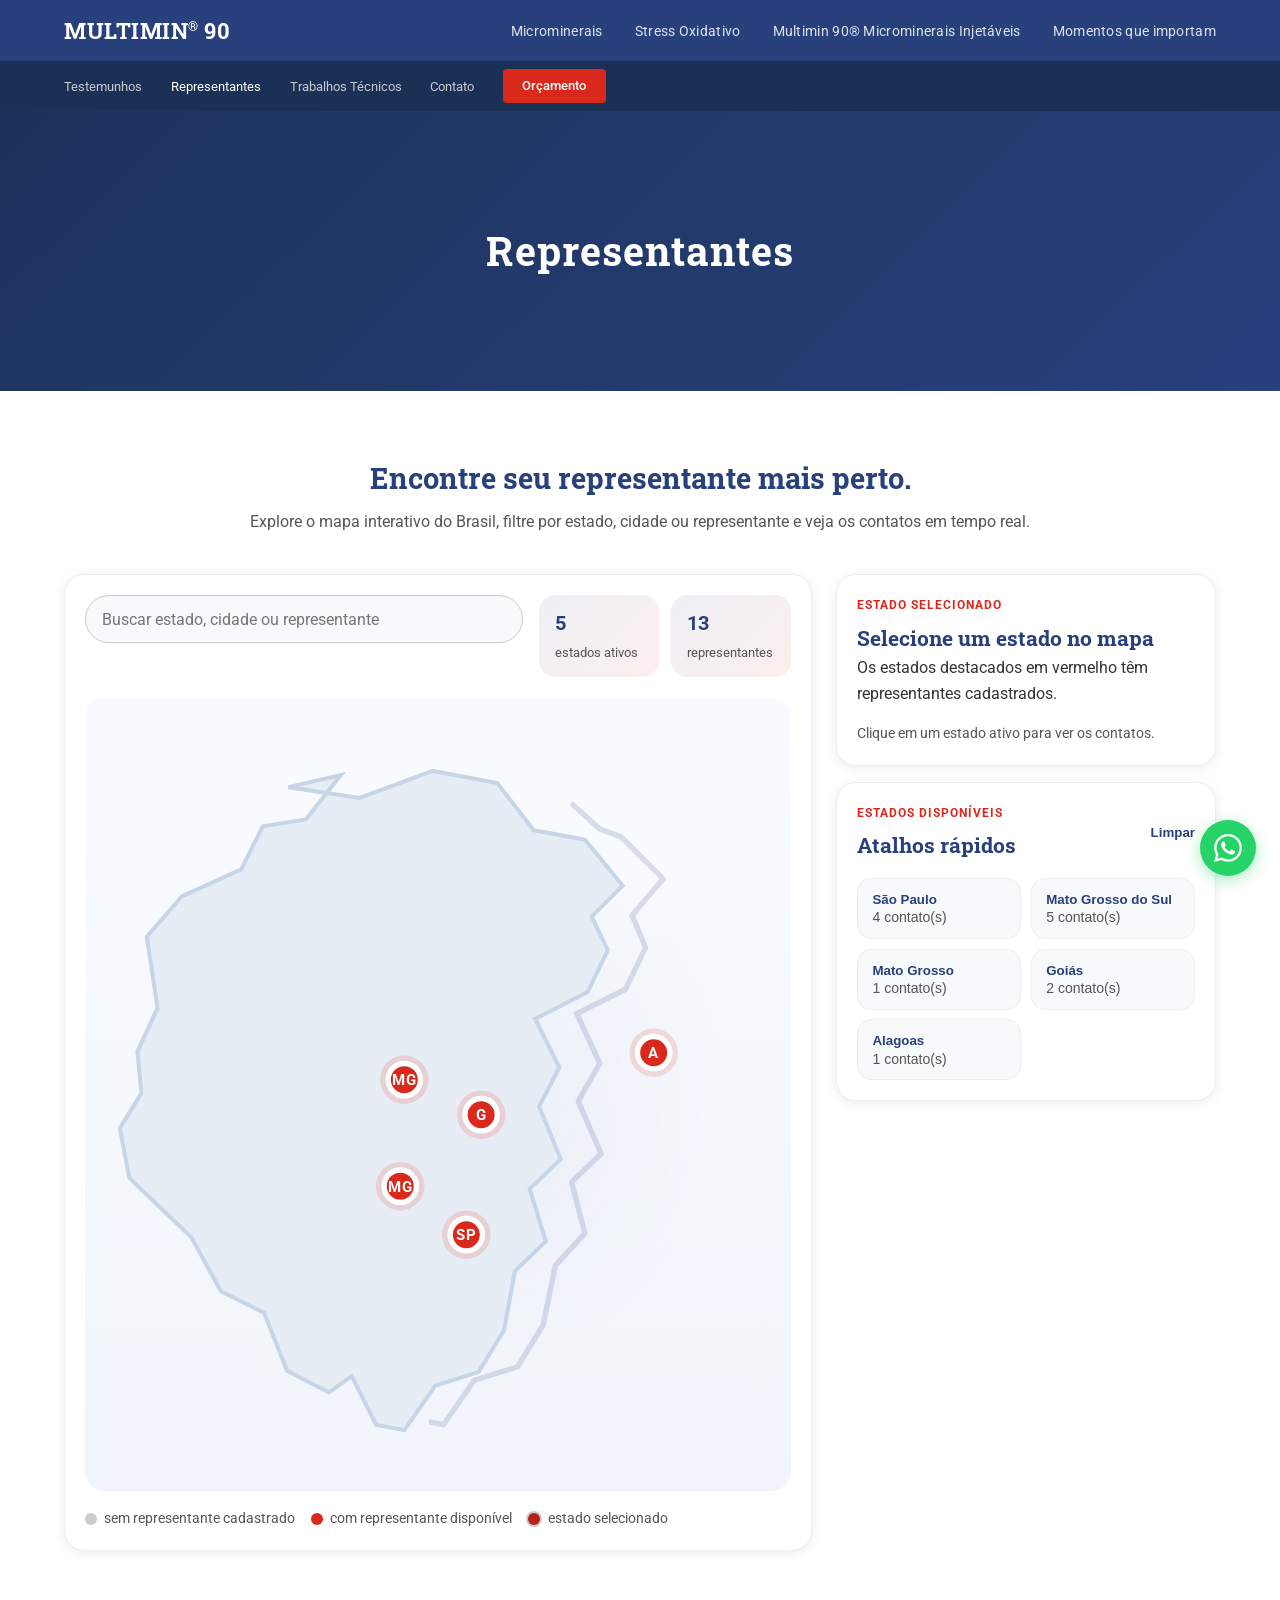
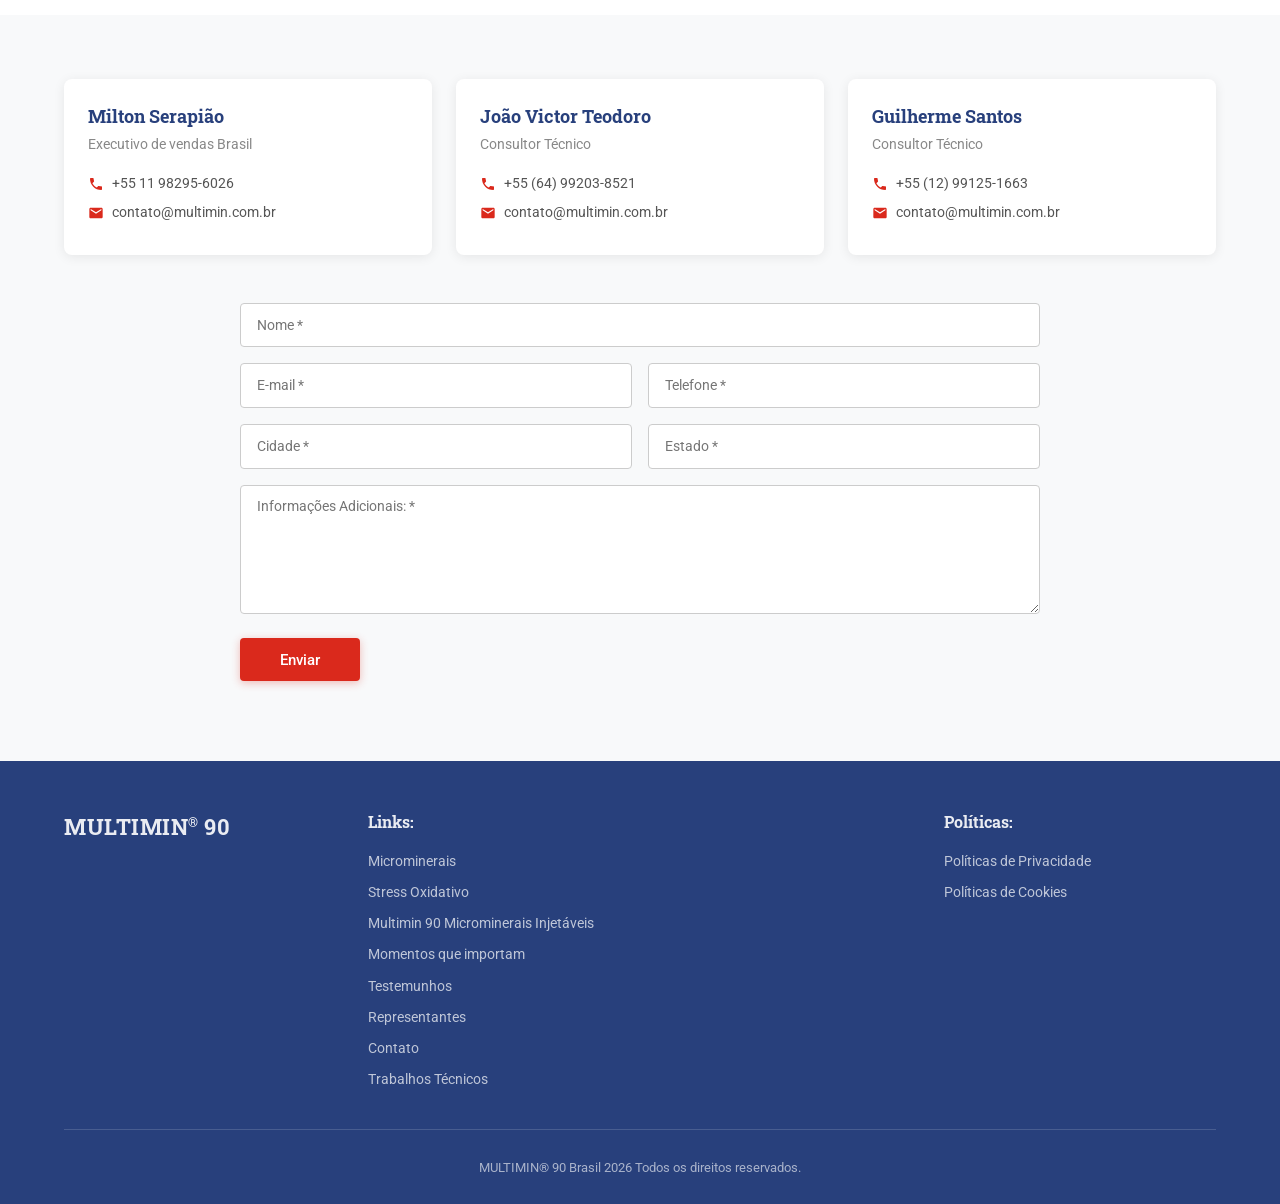
<file: multimin-project/index.html>
<!DOCTYPE html>
<html lang="pt-br">
<head>
    <meta charset="UTF-8">
    <meta name="viewport" content="width=device-width, initial-scale=1.0">
    <meta name="theme-color" content="#28407C">
    <title>Representantes - MULTIMIN® 90</title>
    <meta name="description" content="Encontre o representante MULTIMIN® 90 mais próximo da sua região. Clique no mapa interativo do Brasil para ver informações de contato.">
    
    <!-- Google Fonts - mesmas fontes do original -->
    <link rel="preconnect" href="https://fonts.googleapis.com">
    <link rel="preconnect" href="https://fonts.gstatic.com" crossorigin>
    <link href="https://fonts.googleapis.com/css2?family=Roboto:wght@300;400;500;700&family=Roboto+Slab:wght@400;700&display=swap" rel="stylesheet">
    
    <!-- Favicon placeholder - substituir pelo real -->
    <!-- <link rel="shortcut icon" href="assets/images/favicon.png" type="image/x-icon"> -->
    
    <!-- Estilos -->
    <link rel="stylesheet" href="css/styles.css">
</head>
<body>

    <!-- ═══════════════════════════════════════════════════════════ -->
    <!-- BOTÃO FLUTUANTE WHATSAPP                                   -->
    <!-- ═══════════════════════════════════════════════════════════ -->
    <a href="https://wa.me/5511975177592?text=Ol%C3%A1,%20gostaria%20de%20fazer%20um%20or%C3%A7amento%20do%20produto%20Multimin%2090%C2%AE." 
       target="_blank" 
       rel="noopener noreferrer"
       id="btn-whatsapp" 
       aria-label="Contato via WhatsApp">
        <!-- Ícone SVG inline do WhatsApp - não depende de biblioteca externa -->
        <svg viewBox="0 0 24 24" fill="currentColor" width="28" height="28">
            <path d="M17.472 14.382c-.297-.149-1.758-.867-2.03-.967-.273-.099-.471-.148-.67.15-.197.297-.767.966-.94 1.164-.173.199-.347.223-.644.075-.297-.15-1.255-.463-2.39-1.475-.883-.788-1.48-1.761-1.653-2.059-.173-.297-.018-.458.13-.606.134-.133.298-.347.446-.52.149-.174.198-.298.298-.497.099-.198.05-.371-.025-.52-.075-.149-.669-1.612-.916-2.207-.242-.579-.487-.5-.669-.51-.173-.008-.371-.01-.57-.01-.198 0-.52.074-.792.372-.272.297-1.04 1.016-1.04 2.479 0 1.462 1.065 2.875 1.213 3.074.149.198 2.096 3.2 5.077 4.487.709.306 1.262.489 1.694.625.712.227 1.36.195 1.871.118.571-.085 1.758-.719 2.006-1.413.248-.694.248-1.289.173-1.413-.074-.124-.272-.198-.57-.347m-5.421 7.403h-.004a9.87 9.87 0 01-5.031-1.378l-.361-.214-3.741.982.998-3.648-.235-.374a9.86 9.86 0 01-1.51-5.26c.001-5.45 4.436-9.884 9.888-9.884 2.64 0 5.122 1.03 6.988 2.898a9.825 9.825 0 012.893 6.994c-.003 5.45-4.437 9.884-9.885 9.884m8.413-18.297A11.815 11.815 0 0012.05 0C5.495 0 .16 5.335.157 11.892c0 2.096.547 4.142 1.588 5.945L.057 24l6.305-1.654a11.882 11.882 0 005.683 1.448h.005c6.554 0 11.89-5.335 11.893-11.893a11.821 11.821 0 00-3.48-8.413z"/>
        </svg>
    </a>

    <!-- ═══════════════════════════════════════════════════════════ -->
    <!-- MENU MOBILE (Nav Drawer)                                   -->
    <!-- ═══════════════════════════════════════════════════════════ -->
    <button type="button" class="mobile-menu-toggle" id="menuToggle" aria-label="Abrir menu" aria-controls="navMobile" aria-expanded="false">
        <span></span>
        <span></span>
        <span></span>
    </button>

    <nav class="nav-mobile" id="navMobile">
        <button type="button" class="nav-mobile__close" id="navClose" aria-label="Fechar menu">
            <svg viewBox="0 0 24 24" fill="currentColor" width="24" height="24">
                <path d="M19 6.41L17.59 5 12 10.59 6.41 5 5 6.41 10.59 12 5 17.59 6.41 19 12 13.41 17.59 19 19 17.59 13.41 12z"/>
            </svg>
        </button>
        <ul>
            <li><a href="#">Microminerais</a></li>
            <li><a href="#">Stress Oxidativo</a></li>
            <li><a href="#">Multimin 90® Microminerais Injetáveis</a></li>
            <li><a href="#">Momentos que importam</a></li>
            <li><a href="#">Testemunhos</a></li>
            <li><a href="#" class="active">Representantes</a></li>
            <li><a href="#">Trabalhos Técnicos</a></li>
            <li><a href="#">Contato</a></li>
            <li><a href="#" class="btn-orcamento">Orçamento</a></li>
        </ul>
    </nav>
    <div class="nav-overlay" id="navOverlay"></div>

    <!-- ═══════════════════════════════════════════════════════════ -->
    <!-- HEADER - Duas linhas de navegação                          -->
    <!-- ═══════════════════════════════════════════════════════════ -->
    <header class="header" id="header">
        <!-- Linha 1: Logo + Menu principal -->
        <div class="header__top">
            <div class="container">
                <div class="header__top-inner">
                    <div class="header__logo">
                        <a href="/" title="Home">
                            <!-- PLACEHOLDER: Substituir pelo logo real (arquivo oficial da equipe de marketing em assets/images/logo-01.svg) -->
                            <!-- <img src="assets/images/logo-01.svg" alt="MULTIMIN® 90" class="header__logo-img"> -->
                            <div class="logo-placeholder">MULTIMIN<sup>®</sup> 90</div>
                        </a>
                    </div>
                    <nav class="header__nav-primary">
                        <ul>
                            <li><a href="#">Microminerais</a></li>
                            <li><a href="#">Stress Oxidativo</a></li>
                            <li><a href="#">Multimin 90® Microminerais Injetáveis</a></li>
                            <li><a href="#">Momentos que importam</a></li>
                        </ul>
                    </nav>
                </div>
            </div>
        </div>
        <!-- Linha 2: Menu secundário -->
        <div class="header__bottom">
            <div class="container">
                <nav class="header__nav-secondary">
                    <ul>
                        <li><a href="#">Testemunhos</a></li>
                        <li><a href="#" class="active">Representantes</a></li>
                        <li><a href="#">Trabalhos Técnicos</a></li>
                        <li><a href="#">Contato</a></li>
                        <li><a href="#" class="btn-orcamento">Orçamento</a></li>
                    </ul>
                </nav>
            </div>
        </div>
    </header>

    <!-- ═══════════════════════════════════════════════════════════ -->
    <!-- BANNER PARALLAX                                            -->
    <!-- ═══════════════════════════════════════════════════════════ -->
    <section class="banner-parallax" id="banner">
        <!-- PLACEHOLDER: A imagem de fundo será aplicada via CSS (arquivo da campanha em assets/images/bg-representantes.jpg) -->
        <!-- background-image: url('assets/images/bg-representantes.jpg') -->
        <div class="banner-parallax__overlay"></div>
        <div class="banner-parallax__content">
            <h1>Representantes</h1>
        </div>
    </section>

    <!-- ═══════════════════════════════════════════════════════════ -->
    <!-- SEÇÃO PRINCIPAL - MAPA INTERATIVO                          -->
    <!-- ═══════════════════════════════════════════════════════════ -->
    <section class="section-map" id="mapa">
        <div class="container">
            <div class="section-map__header">
                <h2>Encontre seu representante mais perto.</h2>
                <p>Explore o mapa interativo do Brasil, filtre por estado, cidade ou representante e veja os contatos em tempo real.</p>
            </div>
            <div class="section-map__wrapper">
                <div class="map-dashboard">
                    <div class="map-panel">
                        <div class="map-controls">
                            <div class="map-search">
                                <label class="sr-only" for="mapSearch">Buscar estado, cidade ou representante</label>
                                <input type="search" id="mapSearch" placeholder="Buscar estado, cidade ou representante">
                            </div>
                            <div class="map-stats" aria-label="Resumo do mapa">
                                <div class="map-stat">
                                    <strong id="activeStatesCount">0</strong>
                                    <span>estados ativos</span>
                                </div>
                                <div class="map-stat">
                                    <strong id="activeRepsCount">0</strong>
                                    <span>representantes</span>
                                </div>
                            </div>
                        </div>

                        <div class="map-container" id="mapContainer">
                            <!-- Silhueta do Brasil + pontos interativos posicionados via JavaScript -->
                            <svg id="brazilMap" viewBox="0 0 500 560" xmlns="http://www.w3.org/2000/svg" aria-labelledby="mapTitle mapDescription" role="img" preserveAspectRatio="xMidYMid meet">
                                <title id="mapTitle">Mapa interativo do Brasil</title>
                                <desc id="mapDescription">Selecione um estado destacado para ver a lista de representantes e contatos.</desc>
                                <path class="brazil-shape" d="M139 55l53 8 54-20 48 9 27 35 38 7 28 34-23 23 12 25-15 31-39 20 18 36-15 29 16 39-23 22 12 39-23 22-8 44-19 31-32 10-23 33-21-4-18-36-17 12-31-16-17-43-32-16-22-40-46-44-7-37 16-26-3-31 15-32-8-53 26-30 44-20 16-32 32-5 26-33z"/>
                                <path class="brazil-coastline" d="M350 68l20 18 16 6 31 31-23 27 10 24-15 31-36 18 17 37-16 28 17 39-22 21 10 38-22 24-9 44-19 31-32 10-23 33-9-2" />
                                <g id="mapHotspots"></g>
                            </svg>
                        </div>

                        <div class="map-legend" aria-label="Legenda do mapa">
                            <span><i class="legend-dot legend-dot--inactive"></i> sem representante cadastrado</span>
                            <span><i class="legend-dot legend-dot--active"></i> com representante disponível</span>
                            <span><i class="legend-dot legend-dot--selected"></i> estado selecionado</span>
                        </div>
                    </div>

                    <aside class="map-sidebar">
                        <div class="map-card map-card--selection" id="selectionCard">
                            <p class="map-card__eyebrow">Estado selecionado</p>
                            <h3 id="selectedStateName">Selecione um estado no mapa</h3>
                            <p id="selectedStateSummary">Os estados destacados em vermelho têm representantes cadastrados.</p>
                            <div class="map-tooltip__body" id="tooltipBody">
                                <p class="map-empty">Clique em um estado ativo para ver os contatos.</p>
                            </div>
                        </div>

                        <div class="map-card">
                            <div class="map-card__header">
                                <div>
                                    <p class="map-card__eyebrow">Estados disponíveis</p>
                                    <h3>Atalhos rápidos</h3>
                                </div>
                                <button type="button" class="map-clear" id="clearSelection">Limpar</button>
                            </div>
                            <div class="map-state-list" id="mapStateList" aria-live="polite"></div>
                        </div>
                    </aside>
                </div>
            </div>
        </div>
    </section>

    <!-- ═══════════════════════════════════════════════════════════ -->
    <!-- SEÇÃO DE CONTATO - Cards + Formulário                      -->
    <!-- ═══════════════════════════════════════════════════════════ -->
    <section class="section-contact" id="contato">
        <div class="container">
            <!-- Cards dos executivos -->
            <div class="contact-cards">
                <div class="contact-card">
                    <h3>Milton Serapião</h3>
                    <h4>Executivo de vendas Brasil</h4>
                    <p class="contact-card__phone">
                        <svg viewBox="0 0 24 24" fill="currentColor" width="16" height="16"><path d="M6.62 10.79c1.44 2.83 3.76 5.14 6.59 6.59l2.2-2.2c.27-.27.67-.36 1.02-.24 1.12.37 2.33.57 3.57.57.55 0 1 .45 1 1V20c0 .55-.45 1-1 1-9.39 0-17-7.61-17-17 0-.55.45-1 1-1h3.5c.55 0 1 .45 1 1 0 1.25.2 2.45.57 3.57.11.35.03.74-.25 1.02l-2.2 2.2z"/></svg>
                        <a href="tel:+5511982956026">+55 11 98295-6026</a>
                    </p>
                    <p class="contact-card__email">
                        <svg viewBox="0 0 24 24" fill="currentColor" width="16" height="16"><path d="M20 4H4c-1.1 0-1.99.9-1.99 2L2 18c0 1.1.9 2 2 2h16c1.1 0 2-.9 2-2V6c0-1.1-.9-2-2-2zm0 4l-8 5-8-5V6l8 5 8-5v2z"/></svg>
                        <a href="mailto:contato@multimin.com.br">contato@multimin.com.br</a>
                    </p>
                </div>
                <div class="contact-card">
                    <h3>João Victor Teodoro</h3>
                    <h4>Consultor Técnico</h4>
                    <p class="contact-card__phone">
                        <svg viewBox="0 0 24 24" fill="currentColor" width="16" height="16"><path d="M6.62 10.79c1.44 2.83 3.76 5.14 6.59 6.59l2.2-2.2c.27-.27.67-.36 1.02-.24 1.12.37 2.33.57 3.57.57.55 0 1 .45 1 1V20c0 .55-.45 1-1 1-9.39 0-17-7.61-17-17 0-.55.45-1 1-1h3.5c.55 0 1 .45 1 1 0 1.25.2 2.45.57 3.57.11.35.03.74-.25 1.02l-2.2 2.2z"/></svg>
                        <a href="tel:+5564992038521">+55 (64) 99203-8521</a>
                    </p>
                    <p class="contact-card__email">
                        <svg viewBox="0 0 24 24" fill="currentColor" width="16" height="16"><path d="M20 4H4c-1.1 0-1.99.9-1.99 2L2 18c0 1.1.9 2 2 2h16c1.1 0 2-.9 2-2V6c0-1.1-.9-2-2-2zm0 4l-8 5-8-5V6l8 5 8-5v2z"/></svg>
                        <a href="mailto:contato@multimin.com.br">contato@multimin.com.br</a>
                    </p>
                </div>
                <div class="contact-card">
                    <h3>Guilherme Santos</h3>
                    <h4>Consultor Técnico</h4>
                    <p class="contact-card__phone">
                        <svg viewBox="0 0 24 24" fill="currentColor" width="16" height="16"><path d="M6.62 10.79c1.44 2.83 3.76 5.14 6.59 6.59l2.2-2.2c.27-.27.67-.36 1.02-.24 1.12.37 2.33.57 3.57.57.55 0 1 .45 1 1V20c0 .55-.45 1-1 1-9.39 0-17-7.61-17-17 0-.55.45-1 1-1h3.5c.55 0 1 .45 1 1 0 1.25.2 2.45.57 3.57.11.35.03.74-.25 1.02l-2.2 2.2z"/></svg>
                        <a href="tel:+5512991251663">+55 (12) 99125-1663</a>
                    </p>
                    <p class="contact-card__email">
                        <svg viewBox="0 0 24 24" fill="currentColor" width="16" height="16"><path d="M20 4H4c-1.1 0-1.99.9-1.99 2L2 18c0 1.1.9 2 2 2h16c1.1 0 2-.9 2-2V6c0-1.1-.9-2-2-2zm0 4l-8 5-8-5V6l8 5 8-5v2z"/></svg>
                        <a href="mailto:contato@multimin.com.br">contato@multimin.com.br</a>
                    </p>
                </div>
            </div>

            <!-- Formulário de contato -->
            <form class="contact-form" id="contactForm" novalidate>
                <div class="form-row form-row--full">
                    <input type="text" name="nome" placeholder="Nome *" required>
                </div>
                <div class="form-row form-row--half">
                    <input type="email" name="email" placeholder="E-mail *" required>
                    <input type="tel" name="telefone" placeholder="Telefone *" required id="inputTelefone">
                </div>
                <div class="form-row form-row--half">
                    <input type="text" name="cidade" placeholder="Cidade *" required>
                    <input type="text" name="estado" placeholder="Estado *" required>
                </div>
                <div class="form-row form-row--full">
                    <textarea name="mensagem" rows="6" placeholder="Informações Adicionais: *"></textarea>
                </div>
                <div class="form-row form-row--submit">
                    <button type="submit" class="btn-submit" id="btnSubmit">Enviar</button>
                </div>
            </form>
        </div>
    </section>

    <!-- ═══════════════════════════════════════════════════════════ -->
    <!-- FOOTER                                                     -->
    <!-- ═══════════════════════════════════════════════════════════ -->
    <footer class="footer" id="footer">
        <div class="container">
            <div class="footer__grid">
                <div class="footer__logo">
                    <!-- PLACEHOLDER: Substituir pelo logo real (usar o mesmo arquivo oficial do header em assets/images/logo-01.svg) -->
                    <!-- <img src="assets/images/logo.svg" alt="MULTIMIN® 90"> -->
                    <div class="logo-placeholder logo-placeholder--light">MULTIMIN<sup>®</sup> 90</div>
                </div>
                <div class="footer__links">
                    <h3>Links:</h3>
                    <ul>
                        <li><a href="#">Microminerais</a></li>
                        <li><a href="#">Stress Oxidativo</a></li>
                        <li><a href="#">Multimin 90 Microminerais Injetáveis</a></li>
                        <li><a href="#">Momentos que importam</a></li>
                        <li><a href="#">Testemunhos</a></li>
                        <li><a href="#">Representantes</a></li>
                        <li><a href="#">Contato</a></li>
                        <li><a href="#">Trabalhos Técnicos</a></li>
                    </ul>
                </div>
                <div class="footer__policies">
                    <h3>Políticas:</h3>
                    <ul>
                        <li><a href="#">Políticas de Privacidade</a></li>
                        <li><a href="#">Políticas de Cookies</a></li>
                    </ul>
                </div>
            </div>
            <div class="footer__bottom">
                <p><small>MULTIMIN® 90 Brasil 2026 Todos os direitos reservados.</small></p>
            </div>
        </div>
    </footer>

    <!-- JavaScript -->
    <script src="js/main.js"></script>
</body>
</html>
</file>
<file: multimin-project/css/styles.css>
/* ═══════════════════════════════════════════════════════════════════════
   MULTIMIN® 90 — Página de Representantes
   Reconstrução moderna | Março 2026
   ═══════════════════════════════════════════════════════════════════════ */

/* ── CSS Variables (Design Tokens) ─────────────────────────────────── */
:root {
    /* Cores da marca */
    --color-primary: #28407C;         /* Azul escuro - header, marca */
    --color-primary-dark: #1B3055;    /* Azul mais escuro - hovers */
    --color-accent: #DA291C;          /* Vermelho - mapa, CTAs */
    --color-accent-hover: #B82218;    /* Vermelho escuro - hover */
    --color-whatsapp: #25D366;        /* Verde WhatsApp */
    
    /* Neutros */
    --color-white: #FFFFFF;
    --color-bg: #F8F9FA;
    --color-gray-100: #F5F5F5;
    --color-gray-200: #EEEEEE;
    --color-gray-300: #CCCCCC;
    --color-gray-500: #888888;
    --color-gray-700: #555555;
    --color-gray-900: #333333;
    --color-black: #000000;
    
    /* Tipografia */
    --font-primary: 'Roboto', sans-serif;
    --font-heading: 'Roboto Slab', serif;
    
    /* Espaçamentos */
    --container-max: 1200px;
    --container-padding: 1.5rem;
    --section-padding: 4rem 0;
    
    /* Transições */
    --transition-fast: 0.2s ease;
    --transition-normal: 0.3s ease;
    --transition-slow: 0.5s ease;
    
    /* Sombras */
    --shadow-card: 0 2px 12px rgba(0, 0, 0, 0.08);
    --shadow-tooltip: 0 4px 20px rgba(0, 0, 0, 0.15);
    --shadow-button: 0 2px 8px rgba(218, 41, 28, 0.3);
}

/* ── Reset & Base ──────────────────────────────────────────────────── */
*, *::before, *::after {
    margin: 0;
    padding: 0;
    box-sizing: border-box;
}

html {
    scroll-behavior: smooth;
    -webkit-text-size-adjust: 100%;
}

body {
    font-family: var(--font-primary);
    font-size: 16px;
    line-height: 1.6;
    color: var(--color-gray-900);
    background-color: var(--color-white);
    overflow-x: hidden;
}

img {
    max-width: 100%;
    height: auto;
    display: block;
}

a {
    color: inherit;
    text-decoration: none;
    transition: color var(--transition-fast);
}

ul { list-style: none; }

/* ── Container ─────────────────────────────────────────────────────── */
.container {
    max-width: var(--container-max);
    margin: 0 auto;
    padding: 0 var(--container-padding);
    width: 100%;
}

/* ── Logo Placeholder (remover quando tiver o SVG real) ────────────── */
.logo-placeholder {
    font-family: var(--font-heading);
    font-size: 1.4rem;
    font-weight: 700;
    color: var(--color-white);
    letter-spacing: 0.5px;
    white-space: nowrap;
}
.logo-placeholder sup {
    font-size: 0.6em;
    vertical-align: super;
}
.logo-placeholder--light {
    opacity: 0.9;
}

/* ═══════════════════════════════════════════════════════════════════════
   BOTÃO WHATSAPP FLUTUANTE
   ═══════════════════════════════════════════════════════════════════════ */
#btn-whatsapp {
    position: fixed;
    bottom: 24px;
    right: 24px;
    z-index: 1000;
    width: 56px;
    height: 56px;
    background-color: var(--color-whatsapp);
    color: var(--color-white);
    border-radius: 50%;
    display: flex;
    align-items: center;
    justify-content: center;
    box-shadow: 0 4px 16px rgba(37, 211, 102, 0.4);
    transition: transform var(--transition-fast), box-shadow var(--transition-fast);
}
#btn-whatsapp:hover {
    transform: scale(1.1);
    box-shadow: 0 6px 20px rgba(37, 211, 102, 0.5);
}

/* ═══════════════════════════════════════════════════════════════════════
   HEADER
   ═══════════════════════════════════════════════════════════════════════ */
.header {
    position: relative;
    z-index: 100;
    width: 100%;
}

/* Linha superior */
.header__top {
    background-color: var(--color-primary);
    padding: 0.8rem 0;
}
.header__top-inner {
    display: flex;
    align-items: center;
    justify-content: space-between;
}
.header__logo a {
    display: flex;
    align-items: center;
}
.header__logo-img {
    height: 40px;
    width: auto;
}

.header__nav-primary ul {
    display: flex;
    align-items: center;
    gap: 2rem;
}
.header__nav-primary a {
    color: var(--color-white);
    font-size: 0.85rem;
    font-weight: 400;
    letter-spacing: 0.3px;
    opacity: 0.85;
    transition: opacity var(--transition-fast);
}
.header__nav-primary a:hover {
    opacity: 1;
}

/* Linha inferior */
.header__bottom {
    background-color: var(--color-primary-dark);
    padding: 0.5rem 0;
}
.header__nav-secondary ul {
    display: flex;
    align-items: center;
    justify-content: flex-start;
    gap: 1.8rem;
}
.header__nav-secondary a {
    color: var(--color-white);
    font-size: 0.8rem;
    font-weight: 400;
    opacity: 0.75;
    transition: opacity var(--transition-fast);
}
.header__nav-secondary a:hover,
.header__nav-secondary a.active {
    opacity: 1;
}

/* Botão Orçamento */
.btn-orcamento {
    display: inline-block;
    background-color: var(--color-accent) !important;
    color: var(--color-white) !important;
    padding: 0.4rem 1.2rem;
    border-radius: 4px;
    font-weight: 500 !important;
    opacity: 1 !important;
    transition: background-color var(--transition-fast) !important;
}
.btn-orcamento:hover {
    background-color: var(--color-accent-hover) !important;
}

/* ═══════════════════════════════════════════════════════════════════════
   MENU MOBILE
   ═══════════════════════════════════════════════════════════════════════ */
.mobile-menu-toggle {
    display: none;
    position: fixed;
    top: 16px;
    right: 16px;
    z-index: 200;
    width: 40px;
    height: 40px;
    background-color: var(--color-primary);
    border-radius: 6px;
    cursor: pointer;
    flex-direction: column;
    align-items: center;
    justify-content: center;
    gap: 5px;
    border: none;
}
.mobile-menu-toggle span {
    display: block;
    width: 22px;
    height: 2px;
    background-color: var(--color-white);
    border-radius: 2px;
    transition: var(--transition-fast);
}

.nav-mobile {
    position: fixed;
    top: 0;
    right: -300px;
    z-index: 300;
    width: 280px;
    height: 100vh;
    background-color: var(--color-primary);
    padding: 3rem 1.5rem;
    transition: right var(--transition-normal);
    overflow-y: auto;
}
.nav-mobile.open {
    right: 0;
}
.nav-mobile__close {
    position: absolute;
    top: 16px;
    right: 16px;
    color: var(--color-white);
    cursor: pointer;
    opacity: 0.7;
    transition: opacity var(--transition-fast);
    background: transparent;
    border: none;
}
.nav-mobile__close:hover { opacity: 1; }

.nav-mobile ul {
    margin-top: 2rem;
    display: flex;
    flex-direction: column;
    gap: 0;
}
.nav-mobile li a {
    display: block;
    color: var(--color-white);
    padding: 0.8rem 0;
    font-size: 0.95rem;
    border-bottom: 1px solid rgba(255, 255, 255, 0.1);
    opacity: 0.85;
}
.nav-mobile li a:hover,
.nav-mobile li a.active { opacity: 1; }
.nav-mobile li:last-child a {
    border-bottom: none;
    margin-top: 1rem;
}

.nav-overlay {
    display: none;
    position: fixed;
    inset: 0;
    z-index: 250;
    background-color: rgba(0, 0, 0, 0.5);
}
.nav-overlay.active { display: block; }

/* ═══════════════════════════════════════════════════════════════════════
   BANNER PARALLAX
   ═══════════════════════════════════════════════════════════════════════ */
.banner-parallax {
    position: relative;
    height: 280px;
    display: flex;
    align-items: center;
    justify-content: center;
    overflow: hidden;
    /* PLACEHOLDER: Quando tiver a imagem, descomente a linha abaixo */
    /* background-image: url('../assets/images/bg.jpg'); */
    background-color: var(--color-primary); /* fallback sem imagem */
    background-size: cover;
    background-position: center;
    background-attachment: fixed; /* Efeito parallax simples */
}
.banner-parallax__overlay {
    position: absolute;
    inset: 0;
    background: linear-gradient(135deg, rgba(27, 48, 85, 0.85) 0%, rgba(40, 64, 124, 0.7) 100%);
}
.banner-parallax__content {
    position: relative;
    z-index: 2;
    text-align: center;
}
.banner-parallax__content h1 {
    font-family: var(--font-heading);
    font-size: 2.5rem;
    font-weight: 700;
    color: var(--color-white);
    letter-spacing: 1px;
}

/* ═══════════════════════════════════════════════════════════════════════
   SEÇÃO DO MAPA
   ═══════════════════════════════════════════════════════════════════════ */
.section-map {
    padding: var(--section-padding);
    background-color: var(--color-white);
}
.section-map__header {
    text-align: center;
    margin-bottom: 2.5rem;
}
.section-map__header h2 {
    font-family: var(--font-heading);
    font-size: 1.8rem;
    color: var(--color-primary);
    margin-bottom: 0.5rem;
}
.section-map__header p {
    font-size: 1rem;
    color: var(--color-gray-700);
}

.section-map__wrapper {
    max-width: 1180px;
    margin: 0 auto;
}

.map-dashboard {
    display: grid;
    grid-template-columns: minmax(0, 2fr) minmax(280px, 380px);
    gap: 1.5rem;
    align-items: start;
}

.map-panel,
.map-card {
    background: var(--color-white);
    border: 1px solid var(--color-gray-200);
    border-radius: 20px;
    box-shadow: var(--shadow-card);
}

.map-panel {
    padding: 1.25rem;
}

.map-controls {
    display: flex;
    flex-wrap: wrap;
    justify-content: space-between;
    gap: 1rem;
    margin-bottom: 1.25rem;
}

.map-search {
    flex: 1 1 260px;
}

.map-search input {
    width: 100%;
    min-height: 48px;
    border: 1px solid var(--color-gray-300);
    border-radius: 999px;
    padding: 0 1rem;
    font: inherit;
    color: var(--color-gray-900);
    background: var(--color-bg);
}

.map-search input:focus {
    outline: 2px solid rgba(40, 64, 124, 0.2);
    border-color: var(--color-primary);
}

.map-stats {
    display: flex;
    gap: 0.75rem;
    flex-wrap: wrap;
}

.map-stat {
    min-width: 120px;
    padding: 0.75rem 1rem;
    border-radius: 16px;
    background: linear-gradient(135deg, rgba(40, 64, 124, 0.08), rgba(218, 41, 28, 0.08));
}

.map-stat strong {
    display: block;
    font-size: 1.25rem;
    color: var(--color-primary);
}

.map-stat span {
    font-size: 0.84rem;
    color: var(--color-gray-700);
}

/* Mapa SVG */
.map-container {
    position: relative;
    width: 100%;
    border-radius: 20px;
    overflow: hidden;
    background:
        radial-gradient(circle at 50% 50%, rgba(40, 64, 124, 0.06), transparent 55%),
        linear-gradient(180deg, #f9fbff 0%, #f1f5fb 100%);
    padding: 1rem;
}

#brazilMap {
    width: 100%;
    height: auto;
}

.brazil-shape {
    fill: #e7edf4;
    stroke: #c7d5e6;
    stroke-width: 3;
}

.brazil-coastline {
    fill: none;
    stroke: rgba(40, 64, 124, 0.16);
    stroke-width: 4;
    stroke-linecap: round;
    stroke-linejoin: round;
}

.map-hotspot {
    cursor: pointer;
    transition: opacity var(--transition-fast), transform var(--transition-fast);
}

.map-hotspot__pulse {
    fill: rgba(218, 41, 28, 0.15);
    animation: hotspotPulse 2.2s infinite;
}

.map-hotspot__dot {
    fill: var(--color-accent);
    stroke: var(--color-white);
    stroke-width: 4;
    transition: fill var(--transition-fast), transform var(--transition-fast), stroke var(--transition-fast);
}
.state--hidden {
    opacity: 0.18;
}

.map-hotspot__label {
    fill: var(--color-white);
    font-size: 0.7rem;
    font-weight: 700;
    letter-spacing: 0.08em;
    pointer-events: none;
}

.map-hotspot:hover .map-hotspot__dot,
.map-hotspot--selected .map-hotspot__dot {
    fill: var(--color-primary);
    stroke: rgba(255, 255, 255, 0.95);
}

.map-hotspot:hover,
.map-hotspot--selected {
    transform: scale(1.06);
}

.map-hotspot:focus {
    outline: none;
}

.map-hotspot:focus .map-hotspot__dot {
    stroke: #9fb3da;
}

.map-hotspot--hidden {
    opacity: 0.22;
}

@keyframes hotspotPulse {
    0%, 100% { transform: scale(1); opacity: 0.5; }
    50% { transform: scale(1.12); opacity: 0.15; }
}

.map-legend {
    display: flex;
    flex-wrap: wrap;
    gap: 1rem;
    margin-top: 1rem;
    font-size: 0.88rem;
    color: var(--color-gray-700);
}

.map-legend span {
    display: inline-flex;
    align-items: center;
    gap: 0.45rem;
}

.legend-dot {
    width: 12px;
    height: 12px;
    border-radius: 999px;
    display: inline-block;
}

.legend-dot--inactive { background: var(--color-gray-300); }
.legend-dot--active { background: var(--color-accent); }
.legend-dot--selected {
    background: var(--color-accent-hover);
    box-shadow: 0 0 0 2px rgba(27, 48, 85, 0.25);
}

.map-sidebar {
    display: grid;
    gap: 1rem;
}

.map-card {
    padding: 1.25rem;
}

.map-card__header {
    display: flex;
    align-items: center;
    justify-content: space-between;
    gap: 0.75rem;
}

.map-card__eyebrow {
    font-size: 0.78rem;
    text-transform: uppercase;
    letter-spacing: 0.08em;
    color: var(--color-accent);
    font-weight: 700;
    margin-bottom: 0.4rem;
}

.map-card h3 {
    font-family: var(--font-heading);
    font-size: 1.3rem;
    color: var(--color-primary);
}

.map-card--selection {
    position: sticky;
    top: 1.5rem;
}

.map-clear {
    background: transparent;
    color: var(--color-primary);
    border: none;
    font-weight: 700;
    cursor: pointer;
}

.map-tooltip__body {
    padding-top: 1rem;
    max-height: 360px;
    overflow-y: auto;
}
.map-tooltip__rep {
    padding: 0.85rem 0;
    border-bottom: 1px solid var(--color-gray-200);
}
.map-tooltip__rep:last-child {
    border-bottom: none;
}
.map-tooltip__rep strong {
    display: block;
    font-size: 0.85rem;
    color: var(--color-primary);
    margin-bottom: 2px;
}
.map-tooltip__rep span {
    display: block;
    font-size: 0.82rem;
    color: var(--color-gray-700);
}
.map-tooltip__rep a {
    color: var(--color-accent);
    font-weight: 500;
}
.map-tooltip__rep a:hover {
    text-decoration: underline;
}

.map-state-list {
    display: flex;
    flex-wrap: wrap;
    gap: 0.6rem;
    margin-top: 1rem;
}

.map-state-list__button {
    display: flex;
    flex-direction: column;
    align-items: flex-start;
    gap: 0.15rem;
    width: calc(50% - 0.3rem);
    padding: 0.8rem 0.9rem;
    border-radius: 14px;
    border: 1px solid var(--color-gray-200);
    background: var(--color-bg);
    cursor: pointer;
    text-align: left;
    transition: transform var(--transition-fast), border-color var(--transition-fast), background-color var(--transition-fast);
}

.map-state-list__button:hover,
.map-state-list__button--selected {
    transform: translateY(-1px);
    background: rgba(218, 41, 28, 0.08);
    border-color: rgba(218, 41, 28, 0.3);
}

.map-state-list__button span {
    font-weight: 700;
    color: var(--color-primary);
}

.map-state-list__button small,
.map-empty {
    color: var(--color-gray-700);
    font-size: 0.88rem;
}

.sr-only {
    position: absolute;
    width: 1px;
    height: 1px;
    padding: 0;
    margin: -1px;
    overflow: hidden;
    clip: rect(0, 0, 0, 0);
    white-space: nowrap;
    border: 0;
}

/* ═══════════════════════════════════════════════════════════════════════
   SEÇÃO DE CONTATO
   ═══════════════════════════════════════════════════════════════════════ */
.section-contact {
    padding: var(--section-padding);
    background-color: var(--color-bg);
}

/* Cards */
.contact-cards {
    display: grid;
    grid-template-columns: repeat(3, 1fr);
    gap: 1.5rem;
    margin-bottom: 3rem;
}
.contact-card {
    background: var(--color-white);
    border-radius: 8px;
    padding: 1.5rem;
    box-shadow: var(--shadow-card);
    transition: transform var(--transition-fast), box-shadow var(--transition-fast);
}
.contact-card:hover {
    transform: translateY(-2px);
    box-shadow: 0 4px 18px rgba(0, 0, 0, 0.12);
}
.contact-card h3 {
    font-family: var(--font-heading);
    font-size: 1.1rem;
    color: var(--color-primary);
    margin-bottom: 0.2rem;
}
.contact-card h4 {
    font-size: 0.85rem;
    font-weight: 400;
    color: var(--color-gray-500);
    margin-bottom: 1rem;
}
.contact-card__phone,
.contact-card__email {
    display: flex;
    align-items: center;
    gap: 0.5rem;
    font-size: 0.9rem;
    margin-bottom: 0.4rem;
    color: var(--color-gray-700);
}
.contact-card__phone svg,
.contact-card__email svg {
    flex-shrink: 0;
    color: var(--color-accent);
}
.contact-card__phone a:hover,
.contact-card__email a:hover {
    color: var(--color-accent);
}

/* Formulário */
.contact-form {
    max-width: 800px;
    margin: 0 auto;
}
.form-row {
    margin-bottom: 1rem;
}
.form-row--full {
    width: 100%;
}
.form-row--half {
    display: grid;
    grid-template-columns: 1fr 1fr;
    gap: 1rem;
}
.form-row--submit {
    display: flex;
    justify-content: flex-start;
    margin-top: 0.5rem;
}

.contact-form input,
.contact-form textarea {
    width: 100%;
    padding: 0.8rem 1rem;
    border: 1px solid var(--color-gray-300);
    border-radius: 4px;
    font-family: var(--font-primary);
    font-size: 0.9rem;
    color: var(--color-gray-900);
    background-color: var(--color-white);
    transition: border-color var(--transition-fast), box-shadow var(--transition-fast);
}
.contact-form input:focus,
.contact-form textarea:focus {
    outline: none;
    border-color: var(--color-primary);
    box-shadow: 0 0 0 3px rgba(40, 64, 124, 0.1);
}
.contact-form input.error,
.contact-form textarea.error {
    border-color: var(--color-accent);
}
.contact-form textarea {
    resize: vertical;
    min-height: 120px;
}

.btn-submit {
    display: inline-block;
    background-color: var(--color-accent);
    color: var(--color-white);
    border: none;
    padding: 0.8rem 2.5rem;
    border-radius: 4px;
    font-family: var(--font-primary);
    font-size: 0.95rem;
    font-weight: 500;
    cursor: pointer;
    transition: background-color var(--transition-fast), box-shadow var(--transition-fast);
    box-shadow: var(--shadow-button);
}
.btn-submit:hover {
    background-color: var(--color-accent-hover);
}
.btn-submit:disabled {
    opacity: 0.7;
    cursor: not-allowed;
}

/* ═══════════════════════════════════════════════════════════════════════
   FOOTER
   ═══════════════════════════════════════════════════════════════════════ */
.footer {
    background-color: var(--color-primary);
    color: var(--color-white);
    padding: 3rem 0 1.5rem;
}
.footer__grid {
    display: grid;
    grid-template-columns: 1fr 2fr 1fr;
    gap: 2rem;
    margin-bottom: 2rem;
}
.footer__logo {
    display: flex;
    align-items: flex-start;
}
.footer h3 {
    font-family: var(--font-heading);
    font-size: 1rem;
    margin-bottom: 0.8rem;
    opacity: 0.9;
}
.footer ul li {
    margin-bottom: 0.35rem;
}
.footer ul li a {
    font-size: 0.85rem;
    opacity: 0.7;
    transition: opacity var(--transition-fast);
}
.footer ul li a:hover {
    opacity: 1;
}
.footer__bottom {
    text-align: center;
    padding-top: 1.5rem;
    border-top: 1px solid rgba(255, 255, 255, 0.15);
}
.footer__bottom small {
    font-size: 0.8rem;
    opacity: 0.6;
}

/* ═══════════════════════════════════════════════════════════════════════
   RESPONSIVIDADE
   ═══════════════════════════════════════════════════════════════════════ */

/* Tablet */
@media (max-width: 992px) {
    .header__nav-primary ul { gap: 1.2rem; }
    .header__nav-primary a { font-size: 0.78rem; }
    .map-dashboard { grid-template-columns: 1fr; }
    .map-card--selection { position: static; }
    .contact-cards { grid-template-columns: repeat(2, 1fr); }
    .footer__grid { grid-template-columns: 1fr 1fr; }
}

/* Mobile */
@media (max-width: 768px) {
    /* Header */
    .header { display: none; }
    .mobile-menu-toggle { display: flex; }
    
    /* Banner */
    .banner-parallax {
        height: 200px;
        background-attachment: scroll; /* Parallax buggy no mobile */
    }
    .banner-parallax__content h1 { font-size: 1.8rem; }
    
    /* Mapa */
    .section-map__header h2 { font-size: 1.4rem; }
    .map-panel,
    .map-card { border-radius: 16px; }
    .map-panel { padding: 1rem; }
    .map-container { padding: 0.5rem; }
    .map-state-list__button { width: 100%; }
    
    /* Cards */
    .contact-cards { grid-template-columns: 1fr; }
    
    /* Formulário */
    .form-row--half { grid-template-columns: 1fr; }
    
    /* Footer */
    .footer__grid {
        grid-template-columns: 1fr;
        text-align: center;
    }
    .footer__logo { justify-content: center; }
}

/* Mobile pequeno */
@media (max-width: 480px) {
    :root {
        --container-padding: 1rem;
    }
    .banner-parallax { height: 160px; }
    .banner-parallax__content h1 { font-size: 1.5rem; }
}
</file>
